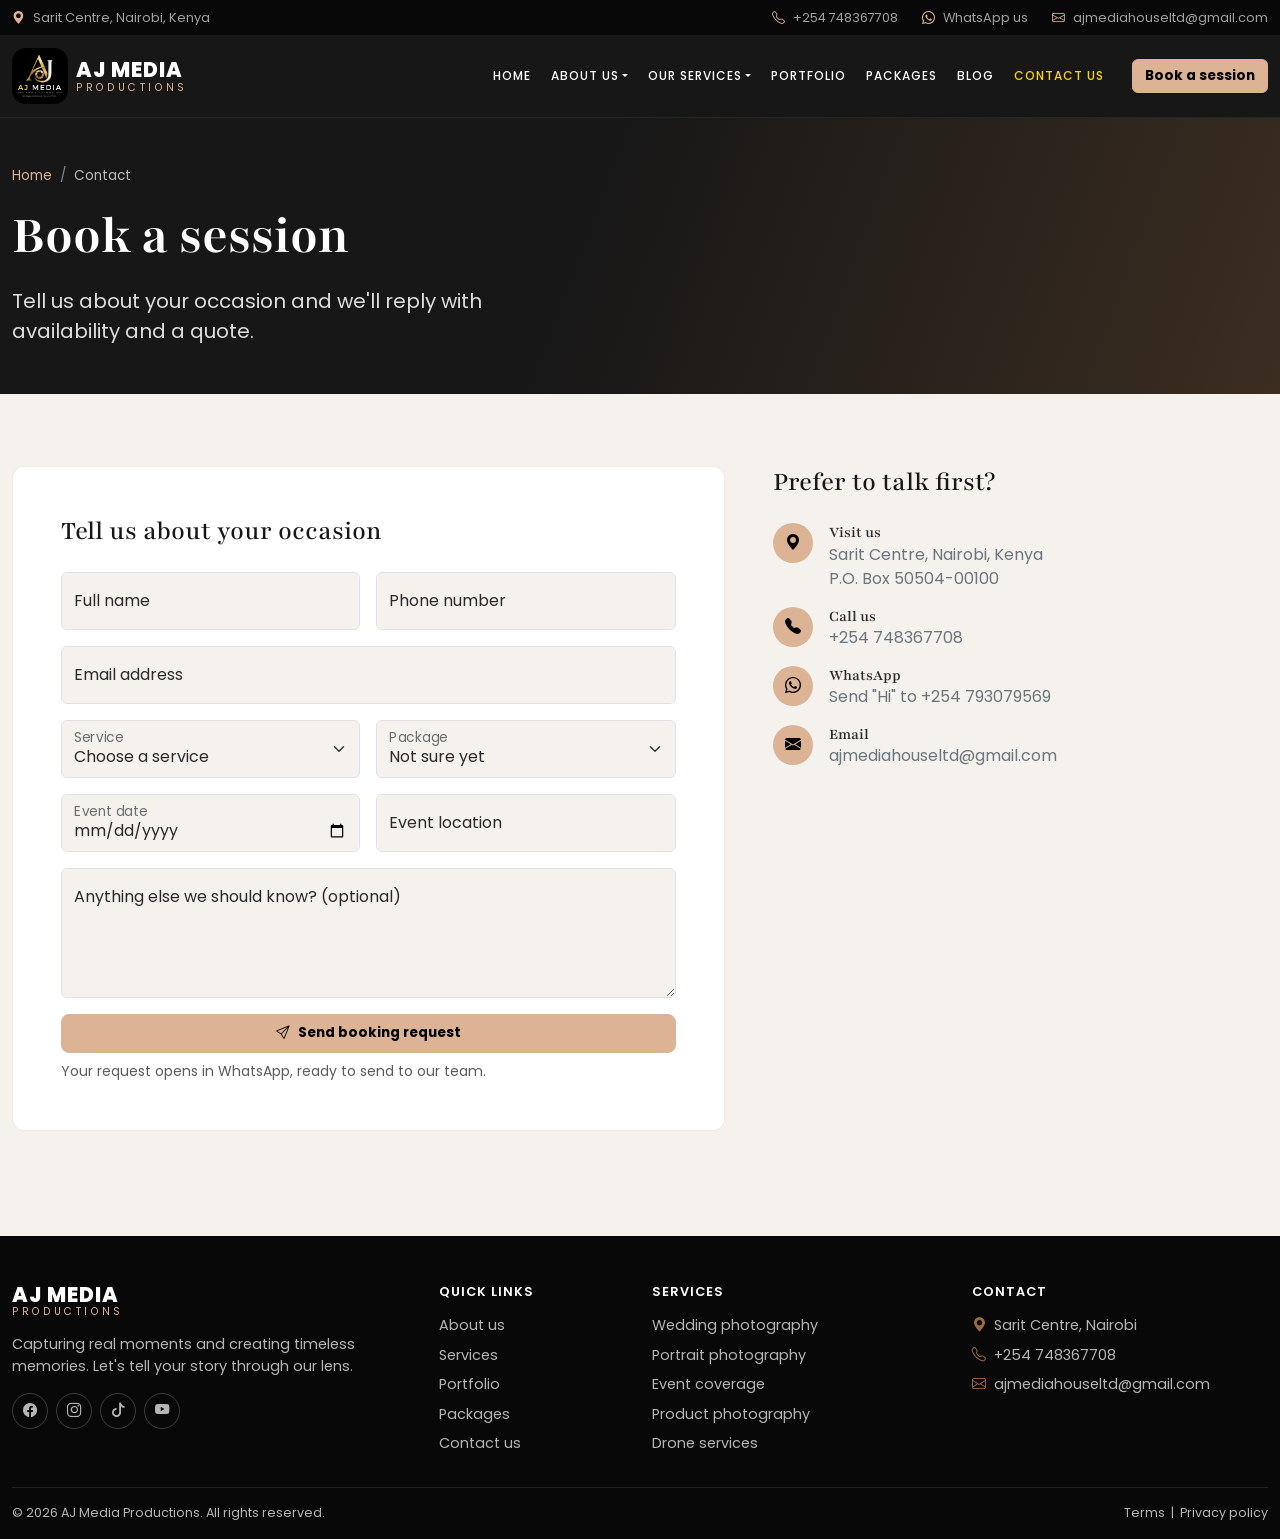
<file: frontend/contact.html>
<!DOCTYPE html>
<html lang="en">
<head>
    <meta charset="UTF-8">
    <meta name="viewport" content="width=device-width, initial-scale=1.0">
    <title>Book a session | AJ Media Productions</title>

    <!-- Fonts -->
    <link rel="preconnect" href="https://fonts.googleapis.com">
    <link rel="preconnect" href="https://fonts.gstatic.com" crossorigin>
    <link href="https://fonts.googleapis.com/css2?family=Playfair:opsz,wght@5..1200,400..900&family=Poppins:wght@400;500;600;700;800&display=swap" rel="stylesheet">


    <link rel="stylesheet" href="https://cdn.jsdelivr.net/npm/bootstrap@5.3.3/dist/css/bootstrap.min.css">
    <link rel="stylesheet" href="https://cdn.jsdelivr.net/npm/bootstrap-icons@1.11.3/font/bootstrap-icons.min.css">
    <link rel="stylesheet" href="bootstrap-theme.css">
</head>
<body>

    <div class="top-strip d-none d-lg-block">
        <div class="container-xxl d-flex justify-content-between py-2">
            <span><i class="bi bi-geo-alt-fill me-2"></i>Sarit Centre, Nairobi, Kenya</span>
            <div class="d-flex gap-4">
                <a href="tel:+254748367708"><i class="bi bi-telephone me-2"></i>+254 748367708</a>
                <a href="https://wa.me/254793079569?text=Hi"><i class="bi bi-whatsapp me-2"></i>WhatsApp us</a>
                <a href="mailto:ajmediahouseltd@gmail.com"><i class="bi bi-envelope me-2"></i>ajmediahouseltd@gmail.com</a>
            </div>
        </div>
    </div>

    <!-- ============ NAVBAR ============ -->
    <nav class="navbar navbar-expand-lg sticky-top site-navbar" data-bs-theme="dark">
        <div class="container-xxl">
            <a class="navbar-brand d-flex align-items-center gap-2" href="index.html">
                <img src="assets/images/logo-image.jpeg" alt="AJ Media logo" class="brand-logo">
                <span class="brand-text"><b>AJ MEDIA</b><small>PRODUCTIONS</small></span>
            </a>

            <button class="navbar-toggler" type="button" data-bs-toggle="collapse"
                    data-bs-target="#mainNav" aria-controls="mainNav"
                    aria-expanded="false" aria-label="Toggle navigation">
                <span class="navbar-toggler-icon"></span>
            </button>

            <div class="collapse navbar-collapse" id="mainNav">
                <ul class="navbar-nav ms-auto align-items-lg-center gap-lg-1">
                    <li class="nav-item"><a class="nav-link" href="index.html">Home</a></li>

                    <li class="nav-item dropdown">
                        <a class="nav-link dropdown-toggle" href="#" role="button"
                           data-bs-toggle="dropdown" aria-expanded="false">About us</a>
                        <ul class="dropdown-menu">
                            <li><a class="dropdown-item" href="index.html#about">Who we are</a></li>
                            <li><a class="dropdown-item" href="#">Our brands</a></li>
                            <li><a class="dropdown-item" href="#">Find us: regions and agents</a></li>
                            <li><a class="dropdown-item" href="#">Careers and opportunities</a></li>
                        </ul>
                    </li>

                    <li class="nav-item dropdown">
                        <a class="nav-link dropdown-toggle" href="#" role="button"
                           data-bs-toggle="dropdown" aria-expanded="false">Our services</a>
                        <ul class="dropdown-menu">
                            <li><h6 class="dropdown-header">Photography</h6></li>
                            <li><a class="dropdown-item" href="#">Wedding and engagement</a></li>
                            <li><a class="dropdown-item" href="#">Graduation</a></li>
                            <li><a class="dropdown-item" href="#">Corporate events</a></li>
                            <li><a class="dropdown-item" href="#">Portraits</a></li>
                            <li><hr class="dropdown-divider"></li>
                            <li><h6 class="dropdown-header">Videography</h6></li>
                            <li><a class="dropdown-item" href="#">Wedding video</a></li>
                            <li><a class="dropdown-item" href="#">Events and live shows</a></li>
                            <li><a class="dropdown-item" href="#">Drone services</a></li>
                        </ul>
                    </li>

                    <li class="nav-item"><a class="nav-link" href="index.html#portfolio">Portfolio</a></li>
                    <li class="nav-item"><a class="nav-link" href="packages.html">Packages</a></li>
                    <li class="nav-item"><a class="nav-link" href="blog.html">Blog</a></li>
                    <li class="nav-item"><a class="nav-link active" aria-current="page" href="contact.html">Contact us</a></li>
                    <li class="nav-item ms-lg-3 mt-2 mt-lg-0">
                        <a class="btn btn-gold" href="quote.html">Book a session</a>
                    </li>
                </ul>
            </div>
        </div>
    </nav>

    <!-- ============ PAGE HEADER ============ -->
    <header class="page-hero">
        <div class="container-xxl py-5">
            <nav aria-label="breadcrumb">
                <ol class="breadcrumb mb-3">
                    <li class="breadcrumb-item"><a href="index.html">Home</a></li>
                    <li class="breadcrumb-item active" aria-current="page">Contact</li>
                </ol>
            </nav>
            <h1 class="display-4 fw-bold">Book a session</h1>
            <p class="lead mt-3 mb-0">
                Tell us about your occasion and we'll reply with availability and a quote.
            </p>
        </div>
    </header>

    <main class="section-pad">
        <div class="container-xxl">
            <div class="row g-5">

                <!-- ============ BOOKING FORM ============ -->
                <div class="col-lg-7">
                    <div class="form-card p-4 p-md-5">
                        <h2 class="h3 mb-4">Tell us about your occasion</h2>

                        <form id="bookingForm" class="needs-validation" novalidate>
                            <div class="row g-3">

                                <div class="col-md-6">
                                    <div class="form-floating">
                                        <input type="text" class="form-control" id="fullName" name="fullName"
                                               placeholder="Full name" minlength="2" required>
                                        <label for="fullName">Full name</label>
                                        <div class="invalid-feedback">Please enter your name.</div>
                                    </div>
                                </div>

                                <div class="col-md-6">
                                    <div class="form-floating">
                                        <input type="tel" class="form-control" id="phone" name="phone"
                                               placeholder="Phone number"
                                               pattern="(\+254|0)[17][0-9]{8}" required>
                                        <label for="phone">Phone number</label>
                                        <div class="invalid-feedback">Use a Kenyan number with no spaces, like 0712345678 or +254712345678.</div>
                                    </div>
                                </div>

                                <div class="col-12">
                                    <div class="form-floating">
                                        <input type="email" class="form-control" id="email" name="email"
                                               placeholder="Email address" required>
                                        <label for="email">Email address</label>
                                        <div class="invalid-feedback">Please enter a valid email address.</div>
                                    </div>
                                </div>

                                <div class="col-md-6">
                                    <div class="form-floating">
                                        <select class="form-select" id="service" name="service" required>
                                            <option value="" selected>Choose a service</option>
                                            <option>Wedding and engagement</option>
                                            <option>Graduation</option>
                                            <option>Portraits</option>
                                            <option>Corporate event</option>
                                            <option>Live show</option>
                                            <option>Product photography</option>
                                            <option>Family photography</option>
                                            <option>Drone photography or video</option>
                                            <option>Something else</option>
                                        </select>
                                        <label for="service">Service</label>
                                        <div class="invalid-feedback">Please choose a service.</div>
                                    </div>
                                </div>

                                <div class="col-md-6">
                                    <div class="form-floating">
                                        <select class="form-select" id="package" name="package">
                                            <option value="not-sure" selected>Not sure yet</option>
                                            <option value="basic">Basic (from $199)</option>
                                            <option value="standard">Standard (from $499)</option>
                                            <option value="premium">Premium (from $899)</option>
                                        </select>
                                        <label for="package">Package</label>
                                    </div>
                                </div>

                                <div class="col-md-6">
                                    <div class="form-floating">
                                        <input type="date" class="form-control" id="eventDate" name="eventDate"
                                               placeholder="Event date" required>
                                        <label for="eventDate">Event date</label>
                                        <div class="invalid-feedback">Please pick a date from today onwards.</div>
                                    </div>
                                </div>

                                <div class="col-md-6">
                                    <div class="form-floating">
                                        <input type="text" class="form-control" id="location" name="location"
                                               placeholder="Event location" required>
                                        <label for="location">Event location</label>
                                        <div class="invalid-feedback">Tell us where the event will be.</div>
                                    </div>
                                </div>

                                <div class="col-12">
                                    <div class="form-floating">
                                        <textarea class="form-control" id="message" name="message"
                                                  placeholder="Anything else we should know?"
                                                  style="height: 130px"></textarea>
                                        <label for="message">Anything else we should know? (optional)</label>
                                    </div>
                                </div>

                                <div class="col-12">
                                    <button type="submit" class="btn btn-gold btn-lg w-100">
                                        <i class="bi bi-send me-2"></i>Send booking request
                                    </button>
                                    <p class="form-text mt-2 mb-0">
                                        Your request opens in WhatsApp, ready to send to our team.
                                    </p>
                                </div>
                            </div>
                        </form>

                        <div id="formSuccess" class="alert alert-success alert-dismissible d-none mt-4" role="alert">
                            <strong>Almost done.</strong> WhatsApp should open with your details filled in.
                            Press send to finish your request.
                            <button type="button" class="btn-close" data-bs-dismiss="alert" aria-label="Close"></button>
                        </div>
                    </div>
                </div>

                <!-- ============ CONTACT DETAILS + MAP ============ -->
                <div class="col-lg-5">
                    <h2 class="h3 mb-4">Prefer to talk first?</h2>

                    <ul class="list-unstyled mb-4">
                        <li class="d-flex gap-3 mb-3">
                            <span class="info-icon"><i class="bi bi-geo-alt-fill"></i></span>
                            <div>
                                <h3 class="h6 fw-semibold mb-0">Visit us</h3>
                                <span class="text-secondary">Sarit Centre, Nairobi, Kenya<br>P.O. Box 50504-00100</span>
                            </div>
                        </li>
                        <li class="d-flex gap-3 mb-3">
                            <span class="info-icon"><i class="bi bi-telephone-fill"></i></span>
                            <div>
                                <h3 class="h6 fw-semibold mb-0">Call us</h3>
                                <a class="text-secondary text-decoration-none" href="tel:+254748367708">+254 748367708</a>
                            </div>
                        </li>
                        <li class="d-flex gap-3 mb-3">
                            <span class="info-icon"><i class="bi bi-whatsapp"></i></span>
                            <div>
                                <h3 class="h6 fw-semibold mb-0">WhatsApp</h3>
                                <a class="text-secondary text-decoration-none" href="https://wa.me/254793079569?text=Hi">Send "Hi" to +254 793079569</a>
                            </div>
                        </li>
                        <li class="d-flex gap-3">
                            <span class="info-icon"><i class="bi bi-envelope-fill"></i></span>
                            <div>
                                <h3 class="h6 fw-semibold mb-0">Email</h3>
                                <a class="text-secondary text-decoration-none" href="mailto:ajmediahouseltd@gmail.com">ajmediahouseltd@gmail.com</a>
                            </div>
                        </li>
                    </ul>

                    <!-- Bootstrap's .ratio keeps the map at a fixed shape on every screen -->
                    <div class="ratio ratio-4x3 map-frame">
                        <iframe title="AJ Media Productions location, Sarit Centre Nairobi"
                                src="https://www.google.com/maps?q=Sarit+Centre+Nairobi&output=embed"
                                loading="lazy" referrerpolicy="no-referrer-when-downgrade"
                                allowfullscreen></iframe>
                    </div>
                </div>

            </div>
        </div>
    </main>

    <!-- ============ FOOTER ============ -->
    <footer class="site-footer pt-5">
        <div class="container-xxl">
            <div class="row g-4 pb-4">
                <div class="col-lg-4">
                    <div class="brand-text mb-3"><b>AJ MEDIA</b><small>PRODUCTIONS</small></div>
                    <p>Capturing real moments and creating timeless memories. Let's tell your story through our lens.</p>
                    <div class="footer-social d-flex gap-2">
                        <a href="#" aria-label="Facebook"><i class="bi bi-facebook"></i></a>
                        <a href="#" aria-label="Instagram"><i class="bi bi-instagram"></i></a>
                        <a href="#" aria-label="TikTok"><i class="bi bi-tiktok"></i></a>
                        <a href="#" aria-label="YouTube"><i class="bi bi-youtube"></i></a>
                    </div>
                </div>

                <div class="col-6 col-lg-2">
                    <h5>Quick links</h5>
                    <ul class="list-unstyled mb-0">
                        <li class="mb-2"><a href="index.html#about">About us</a></li>
                        <li class="mb-2"><a href="index.html#services">Services</a></li>
                        <li class="mb-2"><a href="index.html#portfolio">Portfolio</a></li>
                        <li class="mb-2"><a href="packages.html">Packages</a></li>
                        <li class="mb-2"><a href="contact.html">Contact us</a></li>
                    </ul>
                </div>

                <div class="col-6 col-lg-3">
                    <h5>Services</h5>
                    <ul class="list-unstyled mb-0">
                        <li class="mb-2"><a href="#">Wedding photography</a></li>
                        <li class="mb-2"><a href="#">Portrait photography</a></li>
                        <li class="mb-2"><a href="#">Event coverage</a></li>
                        <li class="mb-2"><a href="#">Product photography</a></li>
                        <li class="mb-2"><a href="#">Drone services</a></li>
                    </ul>
                </div>

                <div class="col-lg-3">
                    <h5>Contact</h5>
                    <ul class="list-unstyled mb-0">
                        <li class="mb-2"><i class="bi bi-geo-alt-fill text-gold me-2"></i>Sarit Centre, Nairobi</li>
                        <li class="mb-2"><i class="bi bi-telephone text-gold me-2"></i><a href="tel:+254748367708">+254 748367708</a></li>
                        <li class="mb-2"><i class="bi bi-envelope text-gold me-2"></i><a href="mailto:ajmediahouseltd@gmail.com">ajmediahouseltd@gmail.com</a></li>
                    </ul>
                </div>
            </div>

            <div class="footer-bottom d-flex flex-wrap justify-content-between gap-2 py-3 small">
                <span>&copy; 2026 AJ Media Productions. All rights reserved.</span>
                <span><a href="#">Terms</a> &nbsp;|&nbsp; <a href="#">Privacy policy</a></span>
            </div>
        </div>
    </footer>

    <!-- Bootstrap JS (hamburger, dropdowns, dismissible alert) -->
    <script src="https://cdn.jsdelivr.net/npm/bootstrap@5.3.3/dist/js/bootstrap.bundle.min.js"></script>

    <script>
        const form = document.getElementById('bookingForm');
        const packageSelect = document.getElementById('package');
        const dateInput = document.getElementById('eventDate');
        const success = document.getElementById('formSuccess');

        // 1. Preselect the package from the link, e.g. contact.html?package=standard
        const chosen = new URLSearchParams(window.location.search).get('package');
        if (chosen && packageSelect.querySelector(`option[value="${chosen}"]`)) {
            packageSelect.value = chosen;
        }

        // 2. Don't allow dates in the past
        const now = new Date();
        const pad = n => String(n).padStart(2, '0');
        dateInput.min = `${now.getFullYear()}-${pad(now.getMonth() + 1)}-${pad(now.getDate())}`;

        // 3. Validate, then send the request
        form.addEventListener('submit', event => {
            event.preventDefault();
            form.classList.add('was-validated');          // shows Bootstrap's red/green states
            if (!form.checkValidity()) return;

            const d = Object.fromEntries(new FormData(form));
            const text = [
                "Hello AJ Media, I'd like to book a session.",
                `Name: ${d.fullName}`,
                `Phone: ${d.phone}`,
                `Email: ${d.email}`,
                `Service: ${d.service}`,
                `Package: ${packageSelect.selectedOptions[0].text}`,
                `Date: ${d.eventDate}`,
                `Location: ${d.location}`,
                d.message ? `Details: ${d.message}` : ''
            ].filter(Boolean).join('\n');

            // TODO (backend step): replace this line with
            // fetch('/api/bookings', { method: 'POST', ... }) to our FastAPI server
            window.open(`https://wa.me/254793079569?text=${encodeURIComponent(text)}`, '_blank', 'noopener');

            success.classList.remove('d-none');
            form.reset();
            form.classList.remove('was-validated');
        });
    </script>
</body>
</html>
</file>
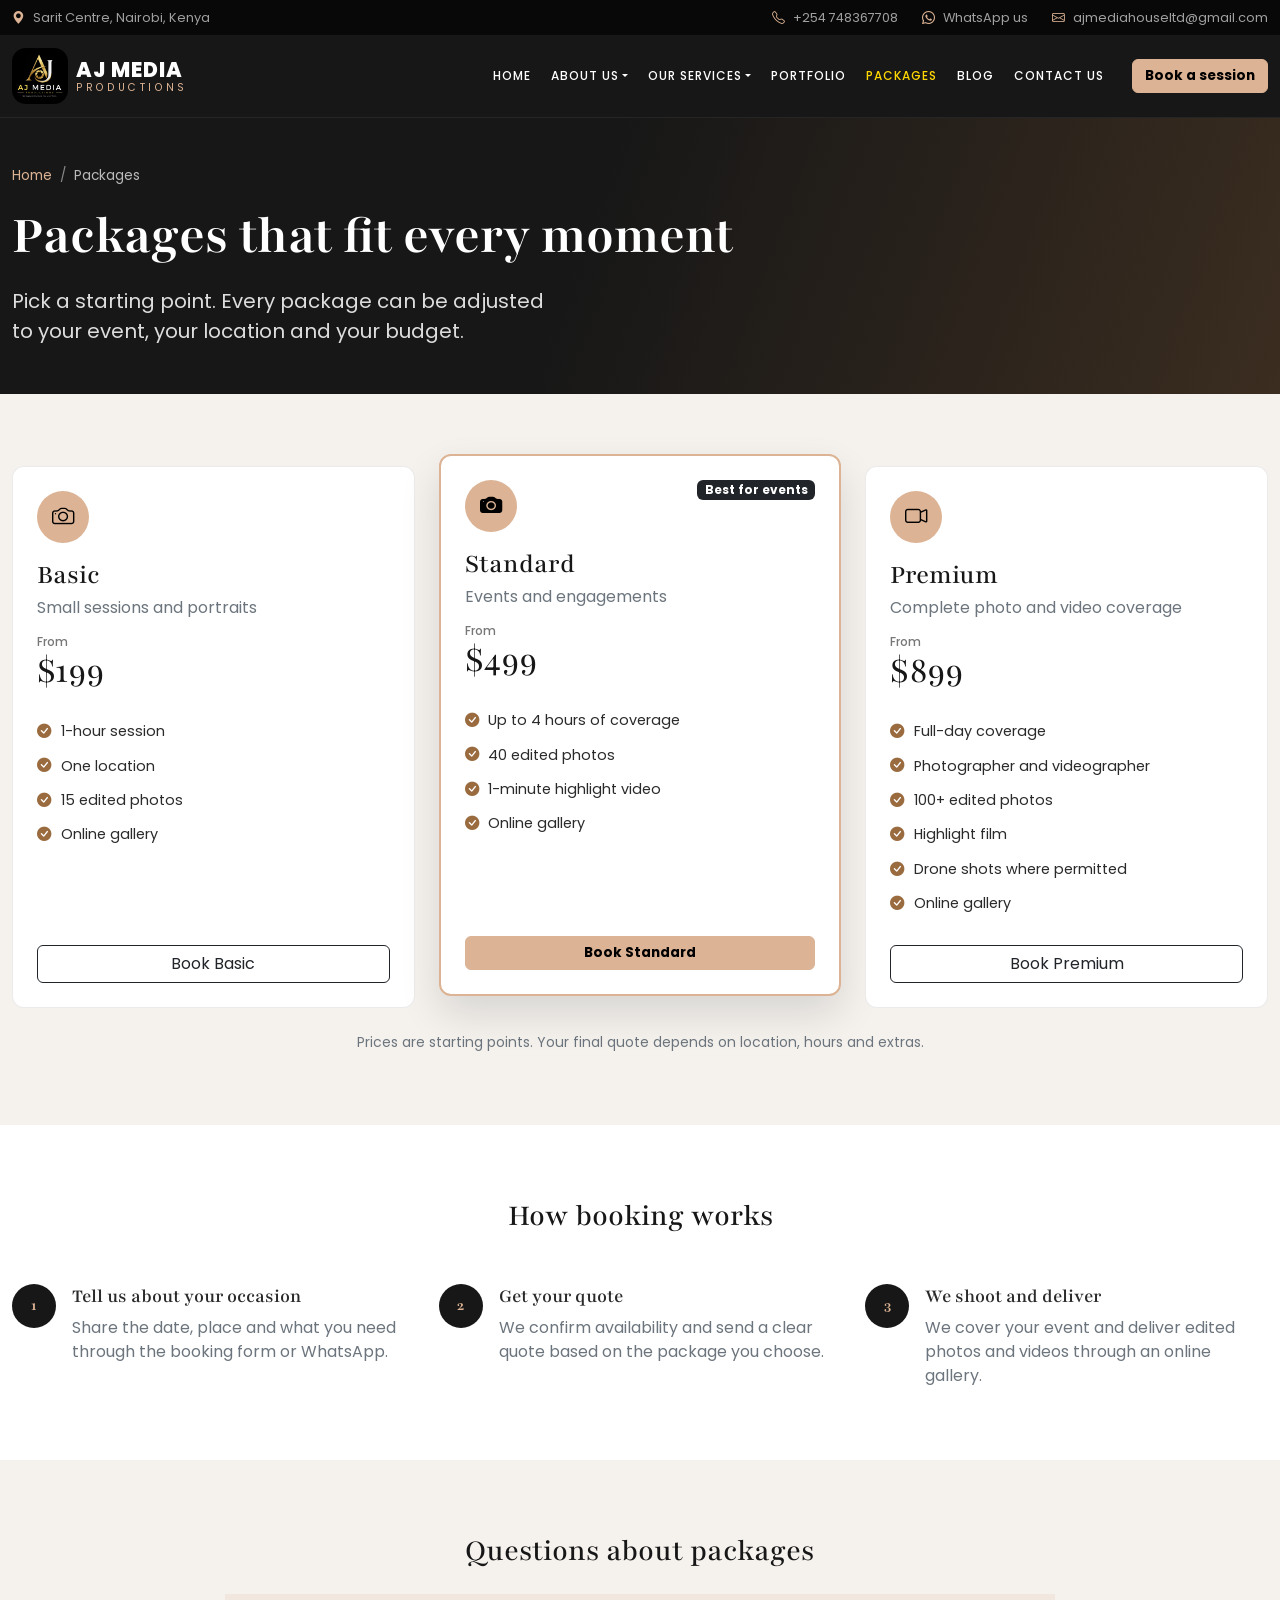
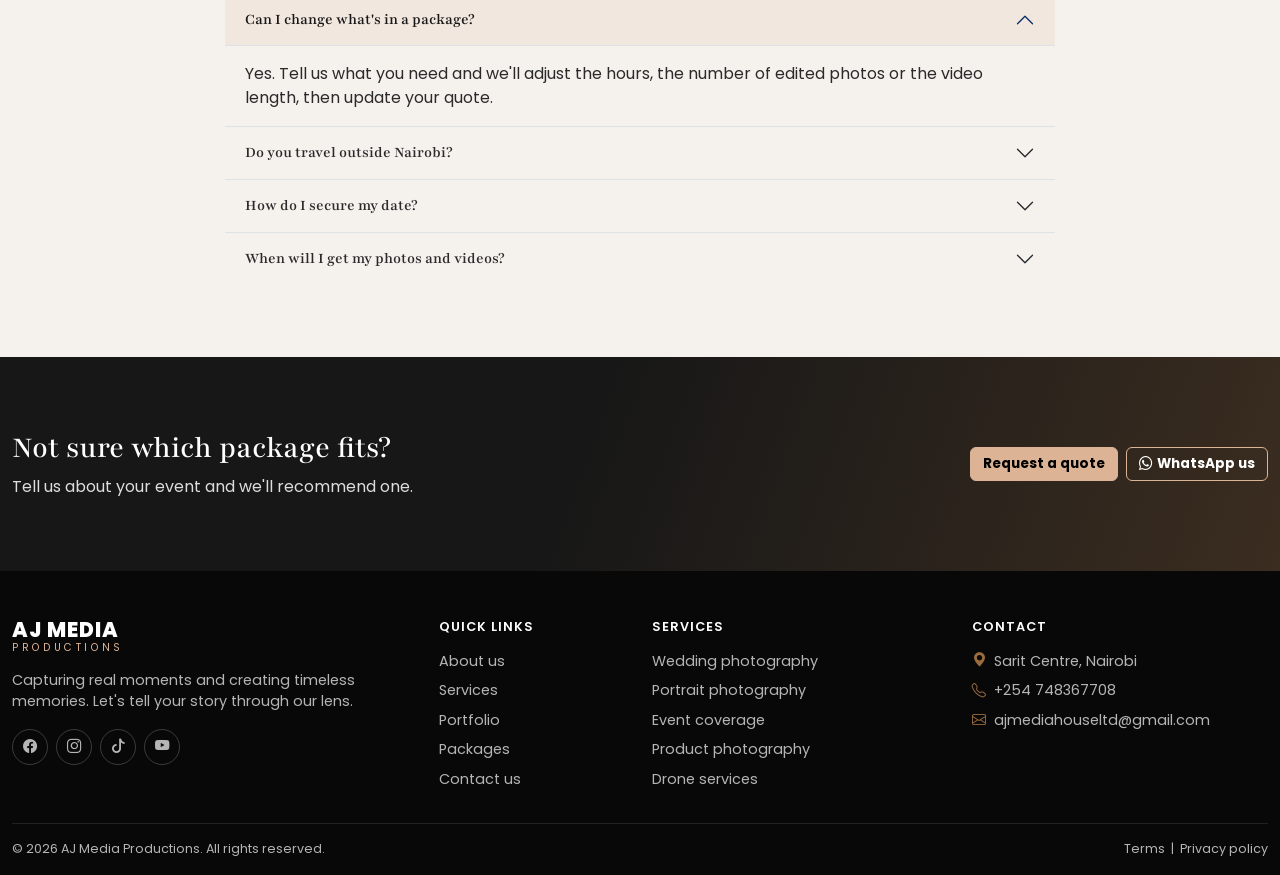
<file: frontend/packages.html>
<!DOCTYPE html>
<html lang="en">
<head>
    <meta charset="UTF-8">
    <meta name="viewport" content="width=device-width, initial-scale=1.0">
    <title>Packages | AJ Media Productions</title>

    <!-- Fonts -->
    <link rel="preconnect" href="https://fonts.googleapis.com">
    <link rel="preconnect" href="https://fonts.gstatic.com" crossorigin>
    <link href="https://fonts.googleapis.com/css2?family=Playfair:opsz,wght@5..1200,400..900&family=Poppins:wght@400;500;600;700;800&display=swap" rel="stylesheet">

    <!-- Bootstrap first, then Bootstrap Icons, then our theme (order matters) -->
    <link rel="stylesheet" href="https://cdn.jsdelivr.net/npm/bootstrap@5.3.3/dist/css/bootstrap.min.css">
    <link rel="stylesheet" href="https://cdn.jsdelivr.net/npm/bootstrap-icons@1.11.3/font/bootstrap-icons.min.css">
    <link rel="stylesheet" href="bootstrap-theme.css">
</head>
<body>

    <!-- ============ TOP STRIP (hidden on small screens) ============ -->
    <div class="top-strip d-none d-lg-block">
        <div class="container-xxl d-flex justify-content-between py-2">
            <span><i class="bi bi-geo-alt-fill me-2"></i>Sarit Centre, Nairobi, Kenya</span>
            <div class="d-flex gap-4">
                <a href="tel:+254748367708"><i class="bi bi-telephone me-2"></i>+254 748367708</a>
                <a href="https://wa.me/254793079569?text=Hi"><i class="bi bi-whatsapp me-2"></i>WhatsApp us</a>
                <a href="mailto:ajmediahouseltd@gmail.com"><i class="bi bi-envelope me-2"></i>ajmediahouseltd@gmail.com</a>
            </div>
        </div>
    </div>

    <!--Navbar-->
    <nav class="navbar navbar-expand-lg sticky-top site-navbar" data-bs-theme="dark">
        <div class="container-xxl">
            <a class="navbar-brand d-flex align-items-center gap-2" href="index.html">
                <img src="assets/images/logo-image.jpeg" alt="AJ Media logo" class="brand-logo">
                <span class="brand-text"><b>AJ MEDIA</b><small>PRODUCTIONS</small></span>
            </a>

            <button class="navbar-toggler" type="button" data-bs-toggle="collapse"
                    data-bs-target="#mainNav" aria-controls="mainNav"
                    aria-expanded="false" aria-label="Toggle navigation">
                <span class="navbar-toggler-icon"></span>
            </button>

            <div class="collapse navbar-collapse" id="mainNav">
                <ul class="navbar-nav ms-auto align-items-lg-center gap-lg-1">
                    <li class="nav-item"><a class="nav-link" href="index.html">Home</a></li>

                    <li class="nav-item dropdown">
                        <a class="nav-link dropdown-toggle" href="#" role="button"
                           data-bs-toggle="dropdown" aria-expanded="false">About us</a>
                        <ul class="dropdown-menu">
                            <li><a class="dropdown-item" href="index.html#about">Who we are</a></li>
                            <li><a class="dropdown-item" href="#">Our brands</a></li>
                            <li><a class="dropdown-item" href="#">Find us: regions and agents</a></li>
                            <li><a class="dropdown-item" href="#">Careers and opportunities</a></li>
                        </ul>
                    </li>

                    <li class="nav-item dropdown">
                        <a class="nav-link dropdown-toggle" href="#" role="button"
                           data-bs-toggle="dropdown" aria-expanded="false">Our services</a>
                        <ul class="dropdown-menu">
                            <li><h6 class="dropdown-header">Photography</h6></li>
                            <li><a class="dropdown-item" href="#">Wedding and engagement</a></li>
                            <li><a class="dropdown-item" href="#">Graduation</a></li>
                            <li><a class="dropdown-item" href="#">Corporate events</a></li>
                            <li><a class="dropdown-item" href="#">Portraits</a></li>
                            <li><hr class="dropdown-divider"></li>
                            <li><h6 class="dropdown-header">Videography</h6></li>
                            <li><a class="dropdown-item" href="#">Wedding video</a></li>
                            <li><a class="dropdown-item" href="#">Events and live shows</a></li>
                            <li><a class="dropdown-item" href="#">Drone services</a></li>
                        </ul>
                    </li>

                    <li class="nav-item"><a class="nav-link" href="index.html#portfolio">Portfolio</a></li>
                    <li class="nav-item"><a class="nav-link active" aria-current="page" href="packages.html">Packages</a></li>
                    <li class="nav-item"><a class="nav-link" href="blog.html">Blog</a></li>
                    <li class="nav-item"><a class="nav-link" href="contact.html">Contact us</a></li>
                    <li class="nav-item ms-lg-3 mt-2 mt-lg-0">
                        <a class="btn btn-gold" href="quote.html">Book a session</a>
                    </li>
                </ul>
            </div>
        </div>
    </nav>

    <!-- ============ PAGE HEADER ============ -->
    <header class="page-hero">
        <div class="container-xxl py-5">
            <nav aria-label="breadcrumb">
                <ol class="breadcrumb mb-3">
                    <li class="breadcrumb-item"><a href="index.html">Home</a></li>
                    <li class="breadcrumb-item active" aria-current="page">Packages</li>
                </ol>
            </nav>
            <h1 class="display-4 fw-bold">Packages that fit every moment</h1>
            <p class="lead mt-3 mb-0">
                Pick a starting point. Every package can be adjusted to your
                event, your location and your budget.
            </p>
        </div>
    </header>

    <main>

        <!-- ============ PRICING CARDS ============ -->
        <!-- NOTE: prices and inclusions below are sample values. Replace them with your real ones. -->
        <section class="section-pad" id="packages">
            <div class="container-xxl">
                <div class="row g-4 align-items-stretch">

                    <!-- Basic -->
                    <div class="col-md-6 col-lg-4">
                        <article class="card package-card h-100">
                            <div class="card-body p-4 d-flex flex-column">
                                <span class="package-icon mb-3"><i class="bi bi-camera"></i></span>
                                <h2 class="h3 mb-1">Basic</h2>
                                <p class="text-secondary">Small sessions and portraits</p>
                                <p class="package-price mb-4"><small>From</small>$199</p>
                                <ul class="list-group list-group-flush mb-4">
                                    <li class="list-group-item"><i class="bi bi-check-circle-fill"></i>1-hour session</li>
                                    <li class="list-group-item"><i class="bi bi-check-circle-fill"></i>One location</li>
                                    <li class="list-group-item"><i class="bi bi-check-circle-fill"></i>15 edited photos</li>
                                    <li class="list-group-item"><i class="bi bi-check-circle-fill"></i>Online gallery</li>
                                </ul>
                                <a href="quote.html?package=basic" class="btn btn-outline-dark mt-auto">Book Basic</a>
                            </div>
                        </article>
                    </div>

                    <!-- Standard (featured) -->
                    <div class="col-md-6 col-lg-4">
                        <article class="card package-card featured h-100">
                            <div class="card-body p-4 d-flex flex-column">
                                <div class="d-flex justify-content-between align-items-start mb-3">
                                    <span class="package-icon"><i class="bi bi-camera-fill"></i></span>
                                    <span class="badge text-bg-dark">Best for events</span>
                                </div>
                                <h2 class="h3 mb-1">Standard</h2>
                                <p class="text-secondary">Events and engagements</p>
                                <p class="package-price mb-4"><small>From</small>$499</p>
                                <ul class="list-group list-group-flush mb-4">
                                    <li class="list-group-item"><i class="bi bi-check-circle-fill"></i>Up to 4 hours of coverage</li>
                                    <li class="list-group-item"><i class="bi bi-check-circle-fill"></i>40 edited photos</li>
                                    <li class="list-group-item"><i class="bi bi-check-circle-fill"></i>1-minute highlight video</li>
                                    <li class="list-group-item"><i class="bi bi-check-circle-fill"></i>Online gallery</li>
                                </ul>
                                <a href="quote.html?package=standard" class="btn btn-gold mt-auto">Book Standard</a>
                            </div>
                        </article>
                    </div>

                    <!-- Premium -->
                    <div class="col-md-12 col-lg-4">
                        <article class="card package-card h-100">
                            <div class="card-body p-4 d-flex flex-column">
                                <span class="package-icon mb-3"><i class="bi bi-camera-video"></i></span>
                                <h2 class="h3 mb-1">Premium</h2>
                                <p class="text-secondary">Complete photo and video coverage</p>
                                <p class="package-price mb-4"><small>From</small>$899</p>
                                <ul class="list-group list-group-flush mb-4">
                                    <li class="list-group-item"><i class="bi bi-check-circle-fill"></i>Full-day coverage</li>
                                    <li class="list-group-item"><i class="bi bi-check-circle-fill"></i>Photographer and videographer</li>
                                    <li class="list-group-item"><i class="bi bi-check-circle-fill"></i>100+ edited photos</li>
                                    <li class="list-group-item"><i class="bi bi-check-circle-fill"></i>Highlight film</li>
                                    <li class="list-group-item"><i class="bi bi-check-circle-fill"></i>Drone shots where permitted</li>
                                    <li class="list-group-item"><i class="bi bi-check-circle-fill"></i>Online gallery</li>
                                </ul>
                                <a href="quote.html?package=premium" class="btn btn-outline-dark mt-auto">Book Premium</a>
                            </div>
                        </article>
                    </div>

                </div>

                <p class="text-center text-secondary small mt-4 mb-0">
                    Prices are starting points. Your final quote depends on location, hours and extras.
                </p>
            </div>
        </section>

        <!-- ============ HOW BOOKING WORKS ============ -->
        <section class="section-pad bg-white">
            <div class="container-xxl">
                <h2 class="text-center mb-5">How booking works</h2>
                <div class="row g-4">
                    <div class="col-md-4">
                        <div class="d-flex gap-3">
                            <span class="step-number flex-shrink-0">1</span>
                            <div>
                                <h3 class="h5 fw-semibold">Tell us about your occasion</h3>
                                <p class="text-secondary mb-0">Share the date, place and what you need through the booking form or WhatsApp.</p>
                            </div>
                        </div>
                    </div>
                    <div class="col-md-4">
                        <div class="d-flex gap-3">
                            <span class="step-number flex-shrink-0">2</span>
                            <div>
                                <h3 class="h5 fw-semibold">Get your quote</h3>
                                <p class="text-secondary mb-0">We confirm availability and send a clear quote based on the package you choose.</p>
                            </div>
                        </div>
                    </div>
                    <div class="col-md-4">
                        <div class="d-flex gap-3">
                            <span class="step-number flex-shrink-0">3</span>
                            <div>
                                <h3 class="h5 fw-semibold">We shoot and deliver</h3>
                                <p class="text-secondary mb-0">We cover your event and deliver edited photos and videos through an online gallery.</p>
                            </div>
                        </div>
                    </div>
                </div>
            </div>
        </section>

        <!-- ============ FAQ ACCORDION ============ -->
        <!-- NOTE: replace these answers with your real policies. -->
        <section class="section-pad">
            <div class="container-xxl">
                <div class="row justify-content-center">
                    <div class="col-lg-8">
                        <h2 class="text-center mb-4">Questions about packages</h2>

                        <div class="accordion accordion-flush" id="faq">
                            <div class="accordion-item">
                                <h3 class="accordion-header">
                                    <button class="accordion-button" type="button" data-bs-toggle="collapse"
                                            data-bs-target="#faq1" aria-expanded="true" aria-controls="faq1">
                                        Can I change what's in a package?
                                    </button>
                                </h3>
                                <div id="faq1" class="accordion-collapse collapse show" data-bs-parent="#faq">
                                    <div class="accordion-body">
                                        Yes. Tell us what you need and we'll adjust the hours, the number of
                                        edited photos or the video length, then update your quote.
                                    </div>
                                </div>
                            </div>

                            <div class="accordion-item">
                                <h3 class="accordion-header">
                                    <button class="accordion-button collapsed" type="button" data-bs-toggle="collapse"
                                            data-bs-target="#faq2" aria-expanded="false" aria-controls="faq2">
                                        Do you travel outside Nairobi?
                                    </button>
                                </h3>
                                <div id="faq2" class="accordion-collapse collapse" data-bs-parent="#faq">
                                    <div class="accordion-body">
                                        Yes, we cover events across Kenya. Travel costs are added to the quote,
                                        so mention the location when you book.
                                    </div>
                                </div>
                            </div>

                            <div class="accordion-item">
                                <h3 class="accordion-header">
                                    <button class="accordion-button collapsed" type="button" data-bs-toggle="collapse"
                                            data-bs-target="#faq3" aria-expanded="false" aria-controls="faq3">
                                        How do I secure my date?
                                    </button>
                                </h3>
                                <div id="faq3" class="accordion-collapse collapse" data-bs-parent="#faq">
                                    <div class="accordion-body">
                                        Your date is confirmed once we've agreed the quote and received a deposit.
                                        We share the details when we send your quote.
                                    </div>
                                </div>
                            </div>

                            <div class="accordion-item">
                                <h3 class="accordion-header">
                                    <button class="accordion-button collapsed" type="button" data-bs-toggle="collapse"
                                            data-bs-target="#faq4" aria-expanded="false" aria-controls="faq4">
                                        When will I get my photos and videos?
                                    </button>
                                </h3>
                                <div id="faq4" class="accordion-collapse collapse" data-bs-parent="#faq">
                                    <div class="accordion-body">
                                        We deliver edited files through an online gallery. The turnaround depends
                                        on the package and the size of the event, and we confirm it in your quote.
                                    </div>
                                </div>
                            </div>
                        </div>

                    </div>
                </div>
            </div>
        </section>

        <!-- ============ CTA BAND ============ -->
        <section class="cta-band section-pad">
            <div class="container-xxl">
                <div class="row align-items-center g-4">
                    <div class="col-lg-8">
                        <h2 class="mb-2">Not sure which package fits?</h2>
                        <p class="mb-0">Tell us about your event and we'll recommend one.</p>
                    </div>
                    <div class="col-lg-4 d-flex flex-wrap gap-2 justify-content-lg-end">
                        <a href="contact.html" class="btn btn-gold">Request a quote</a>
                        <a href="https://wa.me/254793079569?text=Hi" class="btn btn-outline-gold">
                            <i class="bi bi-whatsapp me-1"></i>WhatsApp us
                        </a>
                    </div>
                </div>
            </div>
        </section>

    </main>

    <!-- ============ FOOTER ============ -->
    <footer class="site-footer pt-5">
        <div class="container-xxl">
            <div class="row g-4 pb-4">
                <div class="col-lg-4">
                    <div class="brand-text mb-3"><b>AJ MEDIA</b><small>PRODUCTIONS</small></div>
                    <p>Capturing real moments and creating timeless memories. Let's tell your story through our lens.</p>
                    <div class="footer-social d-flex gap-2">
                        <a href="#" aria-label="Facebook"><i class="bi bi-facebook"></i></a>
                        <a href="#" aria-label="Instagram"><i class="bi bi-instagram"></i></a>
                        <a href="#" aria-label="TikTok"><i class="bi bi-tiktok"></i></a>
                        <a href="#" aria-label="YouTube"><i class="bi bi-youtube"></i></a>
                    </div>
                </div>

                <div class="col-6 col-lg-2">
                    <h5>Quick links</h5>
                    <ul class="list-unstyled mb-0">
                        <li class="mb-2"><a href="index.html#about">About us</a></li>
                        <li class="mb-2"><a href="index.html#services">Services</a></li>
                        <li class="mb-2"><a href="index.html#portfolio">Portfolio</a></li>
                        <li class="mb-2"><a href="packages.html">Packages</a></li>
                        <li class="mb-2"><a href="contact.html">Contact us</a></li>
                    </ul>
                </div>

                <div class="col-6 col-lg-3">
                    <h5>Services</h5>
                    <ul class="list-unstyled mb-0">
                        <li class="mb-2"><a href="#">Wedding photography</a></li>
                        <li class="mb-2"><a href="#">Portrait photography</a></li>
                        <li class="mb-2"><a href="#">Event coverage</a></li>
                        <li class="mb-2"><a href="#">Product photography</a></li>
                        <li class="mb-2"><a href="#">Drone services</a></li>
                    </ul>
                </div>

                <div class="col-lg-3">
                    <h5>Contact</h5>
                    <ul class="list-unstyled mb-0">
                        <li class="mb-2"><i class="bi bi-geo-alt-fill text-gold me-2"></i>Sarit Centre, Nairobi</li>
                        <li class="mb-2"><i class="bi bi-telephone text-gold me-2"></i><a href="tel:+254748367708">+254 748367708</a></li>
                        <li class="mb-2"><i class="bi bi-envelope text-gold me-2"></i><a href="mailto:ajmediahouseltd@gmail.com">ajmediahouseltd@gmail.com</a></li>
                    </ul>
                </div>
            </div>

            <div class="footer-bottom d-flex flex-wrap justify-content-between gap-2 py-3 small">
                <span>&copy; 2026 AJ Media Productions. All rights reserved.</span>
                <span><a href="#">Terms</a> &nbsp;|&nbsp; <a href="#">Privacy policy</a></span>
            </div>
        </div>
    </footer>

    <!-- Bootstrap JS (needed for the navbar hamburger, dropdowns and accordion) -->
    <script src="https://cdn.jsdelivr.net/npm/bootstrap@5.3.3/dist/js/bootstrap.bundle.min.js"></script>
</body>
</html>
</file>
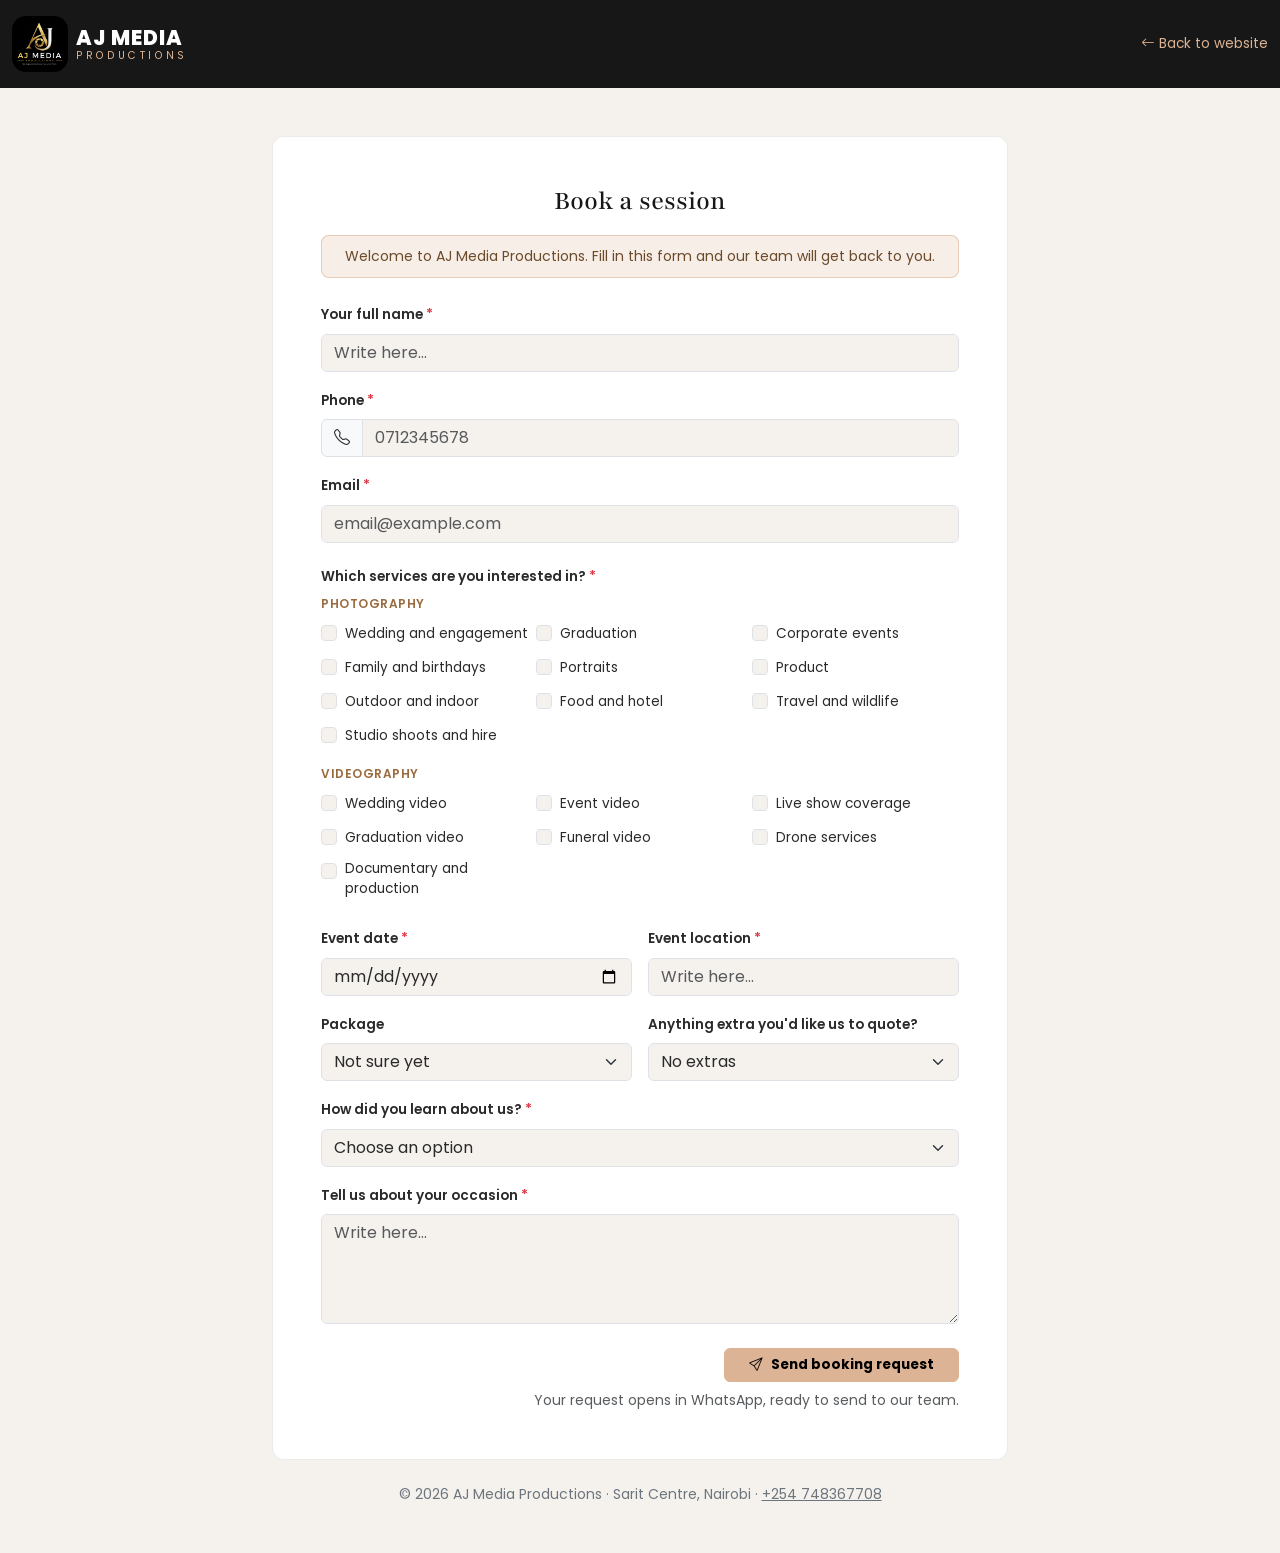
<file: frontend/quote.html>
<!DOCTYPE html>
<html lang="en">
<head>
    <meta charset="UTF-8">
    <meta name="viewport" content="width=device-width, initial-scale=1.0">
    <title>Book a session | AJ Media Productions</title>

    <!-- Fonts -->
    <link rel="preconnect" href="https://fonts.googleapis.com">
    <link rel="preconnect" href="https://fonts.gstatic.com" crossorigin>
    <link href="https://fonts.googleapis.com/css2?family=Playfair:opsz,wght@5..1200,400..900&family=Poppins:wght@400;500;600;700;800&display=swap" rel="stylesheet">

    <!-- Bootstrap first, then Bootstrap Icons, then our theme (order matters) -->
    <link rel="stylesheet" href="https://cdn.jsdelivr.net/npm/bootstrap@5.3.3/dist/css/bootstrap.min.css">
    <link rel="stylesheet" href="https://cdn.jsdelivr.net/npm/bootstrap-icons@1.11.3/font/bootstrap-icons.min.css">
    <link rel="stylesheet" href="bootstrap-theme.css">

    <!-- Styles used only on this page (you can move them into bootstrap-theme.css later) -->
    <style>
        .quote-top { background: var(--charcoal); }
        .quote-top .back-link { color: var(--gold); text-decoration: none; font-size: 0.85rem; }
        .quote-top .back-link:hover { color: gold; }

        .form-banner {
            background: rgba(220, 179, 148, 0.22);
            border: 1px solid rgba(220, 179, 148, 0.6);
            border-radius: 0.5rem;
            color: #6b4a2a;
            padding: 0.65rem 1rem;
        }

        .req { color: #dc3545; }
        .form-label { font-weight: 600; font-size: 0.85rem; }

        .form-card legend {
            float: none;
            width: auto;
            padding: 0;
            margin-bottom: 0.5rem;
            font-size: 0.75rem;
            font-weight: 600;
            letter-spacing: 0.5px;
            text-transform: uppercase;
            color: var(--gold-text);
        }
        .form-check-label { font-size: 0.85rem; }
        .form-check-input:checked { background-color: var(--charcoal); border-color: var(--charcoal); }
        .form-check-input:focus {
            border-color: var(--gold);
            box-shadow: 0 0 0 0.2rem rgba(220, 179, 148, 0.45);
        }
    </style>
</head>
<body>

    <!-- ============ SLIM HEADER (no full menu, so the form stays the focus) ============ -->
    <header class="quote-top">
        <div class="container-xxl d-flex justify-content-between align-items-center py-3">
            <a class="d-flex align-items-center gap-2 text-decoration-none" href="index.html">
                <img src="assets/images/logo-image.jpeg" alt="AJ Media logo" class="brand-logo">
                <span class="brand-text"><b>AJ MEDIA</b><small>PRODUCTIONS</small></span>
            </a>
            <a class="back-link" href="index.html"><i class="bi bi-arrow-left me-1"></i>Back to website</a>
        </div>
    </header>

    <main class="py-5">
        <div class="container">
            <div class="row justify-content-center">
                <div class="col-lg-9 col-xl-8">

                    <div class="form-card p-4 p-md-5">
                        <h1 class="h3 text-center mb-3" id="formTitle">Book a session</h1>

                        <div class="form-banner text-center small mb-4">
                            Welcome to AJ Media Productions. Fill in this form and our team will get back to you.
                        </div>

                        <form id="quoteForm" novalidate>

                            <!-- Full name -->
                            <div class="mb-3">
                                <label for="fullName" class="form-label">Your full name <span class="req">*</span></label>
                                <input type="text" class="form-control" id="fullName" name="fullName"
                                       placeholder="Write here..." minlength="2" required>
                                <div class="invalid-feedback">Please enter your name.</div>
                            </div>

                            <!-- Phone (Bootstrap input-group) -->
                            <div class="mb-3">
                                <label for="phone" class="form-label">Phone <span class="req">*</span></label>
                                <div class="input-group has-validation">
                                    <span class="input-group-text"><i class="bi bi-telephone"></i></span>
                                    <input type="tel" class="form-control" id="phone" name="phone"
                                           placeholder="0712345678"
                                           pattern="(\+254|0)[17][0-9]{8}" required>
                                    <div class="invalid-feedback">Use a Kenyan number with no spaces, like 0712345678 or +254712345678.</div>
                                </div>
                            </div>

                            <!-- Email -->
                            <div class="mb-4">
                                <label for="email" class="form-label">Email <span class="req">*</span></label>
                                <input type="email" class="form-control" id="email" name="email"
                                       placeholder="email@example.com" required>
                                <div class="invalid-feedback">Please enter a valid email address.</div>
                            </div>

                            <!-- Services (checkboxes are built by the script below from two lists) -->
                            <div class="mb-4">
                                <p class="form-label mb-2">Which services are you interested in? <span class="req">*</span></p>

                                <fieldset class="mb-3">
                                    <legend>Photography</legend>
                                    <div class="row row-cols-1 row-cols-sm-2 row-cols-lg-3 g-2" id="photoServices"></div>
                                </fieldset>

                                <fieldset>
                                    <legend>Videography</legend>
                                    <div class="row row-cols-1 row-cols-sm-2 row-cols-lg-3 g-2" id="videoServices"></div>
                                </fieldset>

                                <div class="invalid-feedback" id="servicesFeedback">Please choose at least one service.</div>
                            </div>

                            <!-- Date and location -->
                            <div class="row g-3 mb-3">
                                <div class="col-md-6">
                                    <label for="eventDate" class="form-label">Event date <span class="req">*</span></label>
                                    <input type="date" class="form-control" id="eventDate" name="eventDate" required>
                                    <div class="invalid-feedback">Please pick a date from today onwards.</div>
                                </div>
                                <div class="col-md-6">
                                    <label for="location" class="form-label">Event location <span class="req">*</span></label>
                                    <input type="text" class="form-control" id="location" name="location"
                                           placeholder="Write here..." required>
                                    <div class="invalid-feedback">Tell us where the event will be.</div>
                                </div>
                            </div>

                            <!-- Package and extras (both optional) -->
                            <!-- NOTE: replace the extras with the add-ons you really offer. -->
                            <div class="row g-3 mb-3">
                                <div class="col-md-6">
                                    <label for="package" class="form-label">Package</label>
                                    <select class="form-select" id="package" name="package">
                                        <option value="not-sure" selected>Not sure yet</option>
                                        <option value="basic">Basic (from $199)</option>
                                        <option value="standard">Standard (from $499)</option>
                                        <option value="premium">Premium (from $899)</option>
                                    </select>
                                </div>
                                <div class="col-md-6">
                                    <label for="extras" class="form-label">Anything extra you'd like us to quote?</label>
                                    <select class="form-select" id="extras" name="extras">
                                        <option value="none" selected>No extras</option>
                                        <option>Photo album or prints</option>
                                        <option>Same-day highlights</option>
                                        <option>Live streaming</option>
                                        <option>Drone shots</option>
                                        <option>Video editing and promo reel</option>
                                    </select>
                                </div>
                            </div>

                            <!-- How did you hear about us -->
                            <div class="mb-3">
                                <label for="source" class="form-label">How did you learn about us? <span class="req">*</span></label>
                                <select class="form-select" id="source" name="source" required>
                                    <option value="" selected>Choose an option</option>
                                    <option>Instagram</option>
                                    <option>Facebook</option>
                                    <option>TikTok</option>
                                    <option>YouTube</option>
                                    <option>Google search</option>
                                    <option>Friend or family</option>
                                    <option>Saw our work at an event</option>
                                    <option>Other</option>
                                </select>
                                <div class="invalid-feedback">Please choose an option.</div>
                            </div>

                            <!-- Message -->
                            <div class="mb-4">
                                <label for="message" class="form-label">Tell us about your occasion <span class="req">*</span></label>
                                <textarea class="form-control" id="message" name="message" rows="4"
                                          placeholder="Write here..." minlength="10" required></textarea>
                                <div class="invalid-feedback">Please tell us a little about what you need (at least 10 characters).</div>
                            </div>

                            <div class="d-flex justify-content-end">
                                <button type="submit" class="btn btn-gold px-4">
                                    <i class="bi bi-send me-2"></i><span id="submitLabel">Send booking request</span>
                                </button>
                            </div>
                            <p class="form-text text-end mt-2 mb-0">Your request opens in WhatsApp, ready to send to our team.</p>
                        </form>

                        <div id="formSuccess" class="alert alert-success alert-dismissible d-none mt-4" role="alert">
                            <strong>Almost done.</strong> WhatsApp should open with your details filled in.
                            Press send to finish your request.
                            <button type="button" class="btn-close" data-bs-dismiss="alert" aria-label="Close"></button>
                        </div>
                    </div>

                    <p class="text-center text-secondary small mt-4 mb-0">
                        &copy; 2026 AJ Media Productions &middot; Sarit Centre, Nairobi &middot;
                        <a class="text-secondary" href="tel:+254748367708">+254 748367708</a>
                    </p>

                </div>
            </div>
        </div>
    </main>

    <!-- Bootstrap JS (needed for the dismissible alert) -->
    <script src="https://cdn.jsdelivr.net/npm/bootstrap@5.3.3/dist/js/bootstrap.bundle.min.js"></script>

    <script>
        // ---------- SETTINGS: edit these lists and numbers ----------
        const WHATSAPP_NUMBER = '254793079569';

        const photoServices = [
            'Wedding and engagement', 'Graduation', 'Corporate events', 'Family and birthdays',
            'Portraits', 'Product', 'Outdoor and indoor', 'Food and hotel',
            'Travel and wildlife', 'Studio shoots and hire'
        ];
        const videoServices = [
            'Wedding video', 'Event video', 'Live show coverage', 'Graduation video',
            'Funeral video', 'Drone services', 'Documentary and production'
        ];

        // ---------- ELEMENTS ----------
        const form = document.getElementById('quoteForm');
        const servicesFeedback = document.getElementById('servicesFeedback');
        const success = document.getElementById('formSuccess');
        const packageSelect = document.getElementById('package');
        const dateInput = document.getElementById('eventDate');

        // ---------- 1. BUILD THE SERVICE CHECKBOXES FROM THE LISTS ----------
        function renderServices(list, containerId, prefix) {
            document.getElementById(containerId).innerHTML = list.map((name, i) => `
                <div class="col">
                    <div class="form-check">
                        <input class="form-check-input service-box" type="checkbox"
                               name="services" id="${prefix}${i}" value="${name}">
                        <label class="form-check-label" for="${prefix}${i}">${name}</label>
                    </div>
                </div>`).join('');
        }
        renderServices(photoServices, 'photoServices', 'photo');
        renderServices(videoServices, 'videoServices', 'video');

        // ---------- 2. "AT LEAST ONE SERVICE" RULE ----------
        // HTML can't say "at least one checkbox is required", so we make every box
        // required while none is ticked, and remove that once one is ticked.
        function syncServices() {
            const boxes = [...document.querySelectorAll('.service-box')];
            const anyTicked = boxes.some(box => box.checked);
            boxes.forEach(box => { box.required = !anyTicked; });
            servicesFeedback.classList.toggle('d-block', form.classList.contains('was-validated') && !anyTicked);
        }
        form.addEventListener('change', event => {
            if (event.target.classList.contains('service-box')) syncServices();
        });
        syncServices();

        // ---------- 3. READ THE LINK: quote.html?type=quote&package=standard ----------
        const params = new URLSearchParams(window.location.search);
        const isQuote = params.get('type') === 'quote';

        if (isQuote) {
            document.title = 'Request a quote | AJ Media Productions';
            document.getElementById('formTitle').textContent = 'Request a quote';
            document.getElementById('submitLabel').textContent = 'Send quote request';
        }

        const chosenPackage = params.get('package');
        if (chosenPackage && packageSelect.querySelector(`option[value="${chosenPackage}"]`)) {
            packageSelect.value = chosenPackage;
        }

        // ---------- 4. NO DATES IN THE PAST ----------
        const now = new Date();
        const pad = n => String(n).padStart(2, '0');
        dateInput.min = `${now.getFullYear()}-${pad(now.getMonth() + 1)}-${pad(now.getDate())}`;

        // ---------- 5. VALIDATE, THEN SEND ----------
        form.addEventListener('submit', event => {
            event.preventDefault();
            form.classList.add('was-validated');      // switches on Bootstrap's red/green states
            syncServices();

            if (!form.checkValidity()) {
                const firstProblem = form.querySelector(':invalid');
                if (firstProblem) firstProblem.scrollIntoView({ behavior: 'smooth', block: 'center' });
                return;
            }

            const data = new FormData(form);
            const text = [
                isQuote ? "Hello AJ Media, I'd like a quote." : "Hello AJ Media, I'd like to book a session.",
                `Name: ${data.get('fullName')}`,
                `Phone: ${data.get('phone')}`,
                `Email: ${data.get('email')}`,
                `Services: ${data.getAll('services').join(', ')}`,
                `Date: ${data.get('eventDate')}`,
                `Location: ${data.get('location')}`,
                `Package: ${packageSelect.selectedOptions[0].text}`,
                data.get('extras') !== 'none' ? `Extras: ${data.get('extras')}` : '',
                `Heard about us: ${data.get('source')}`,
                `Details: ${data.get('message')}`
            ].filter(Boolean).join('\n');

            // TODO (backend step): replace this line with
            // fetch('/api/quotes', { method: 'POST', ... }) to our FastAPI server
            window.open(`https://wa.me/${WHATSAPP_NUMBER}?text=${encodeURIComponent(text)}`, '_blank', 'noopener');

            form.reset();
            form.classList.remove('was-validated');
            syncServices();
            success.classList.remove('d-none');
            success.scrollIntoView({ behavior: 'smooth', block: 'center' });
        });
    </script>
</body>
</html>
</file>
